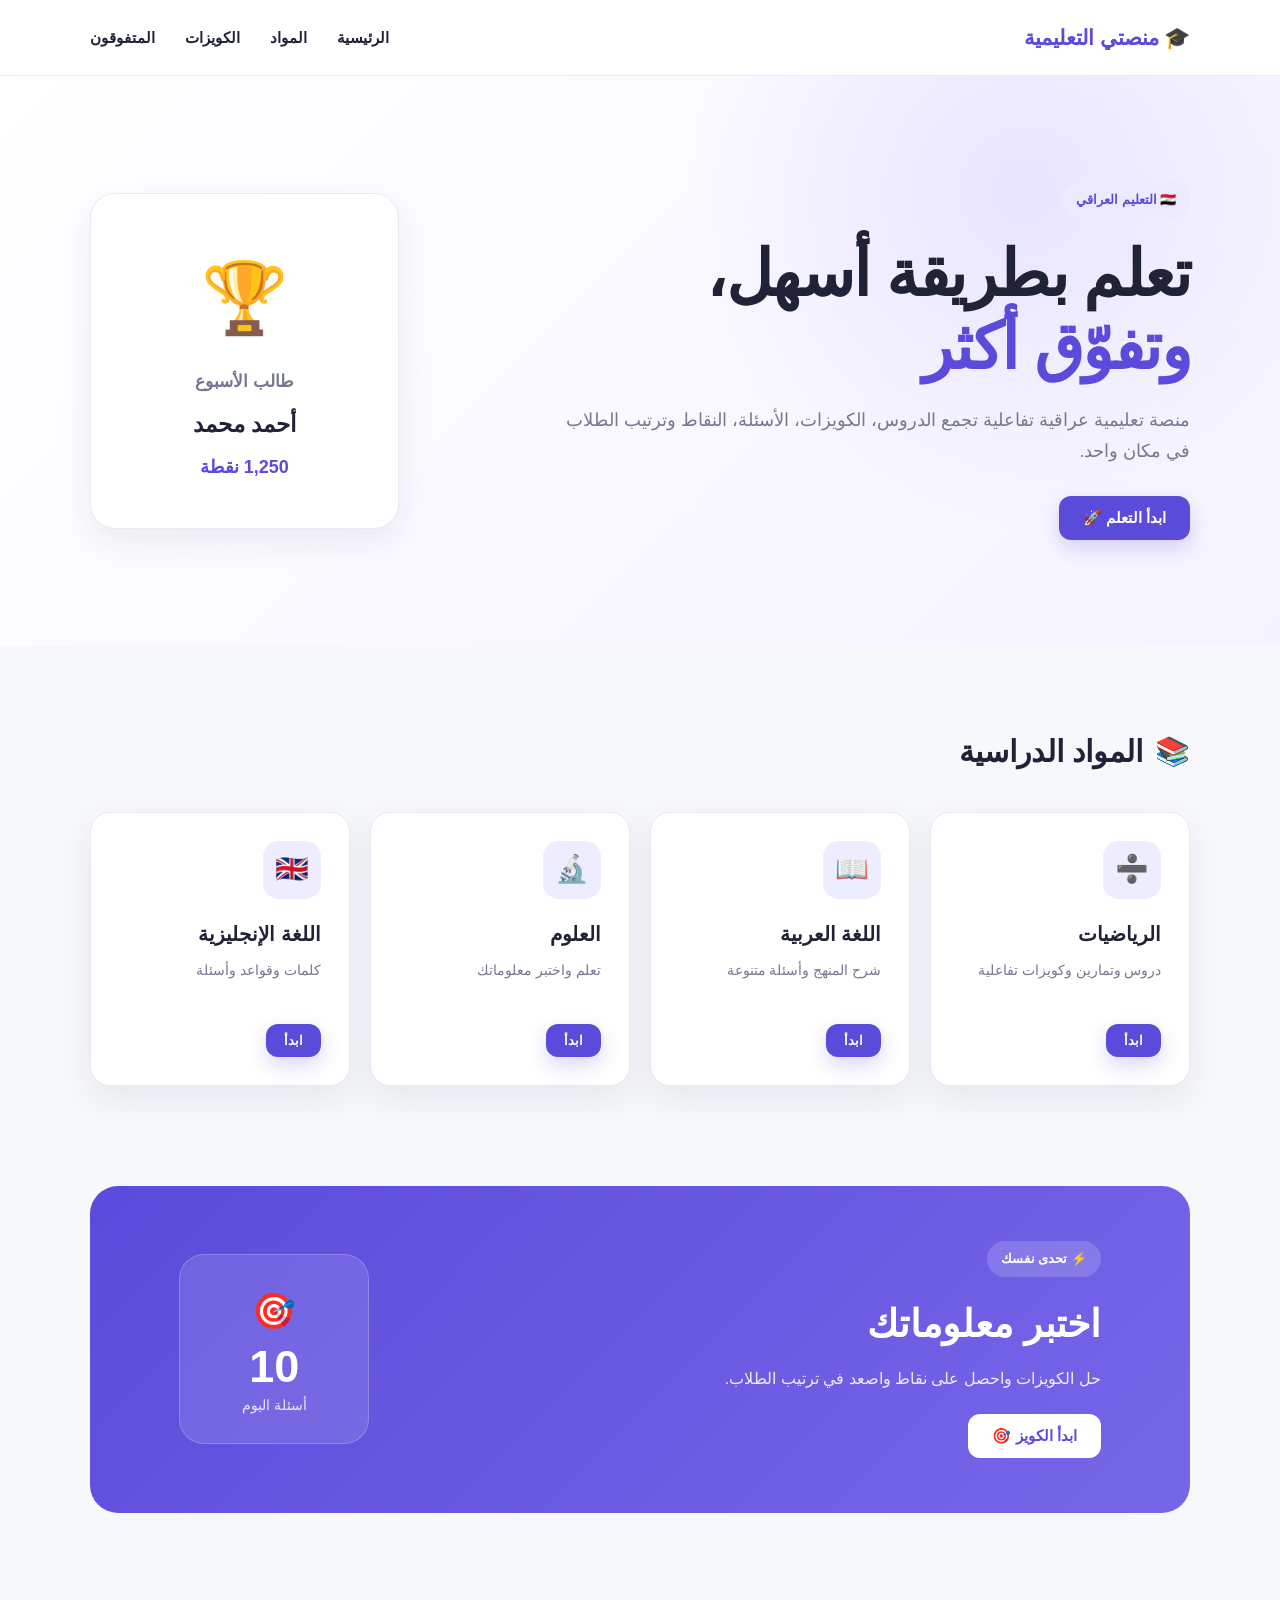
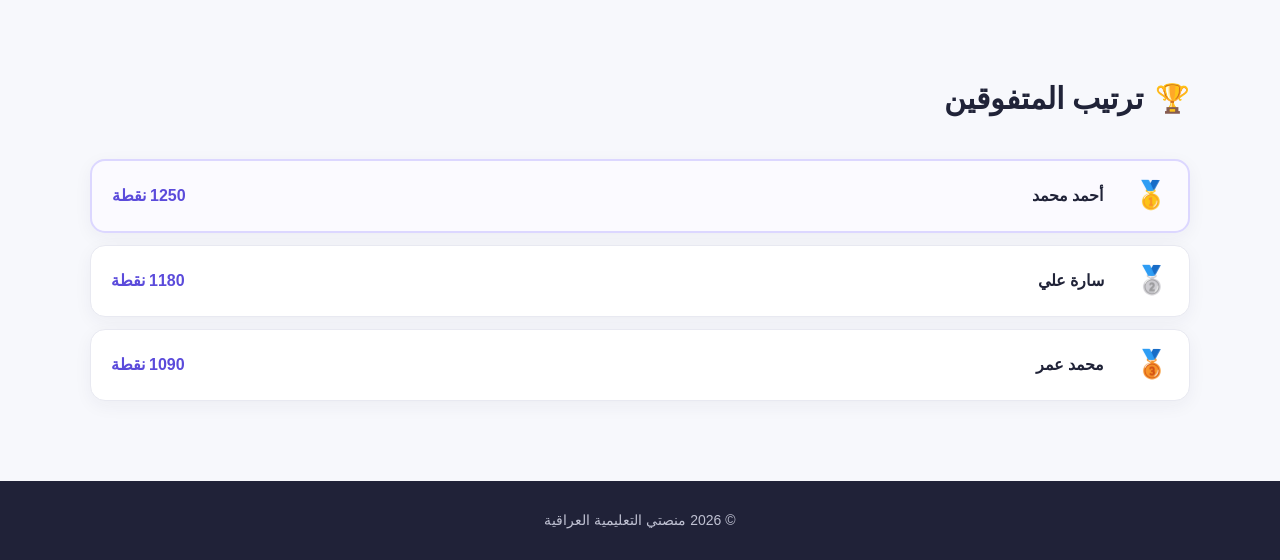
<file: index.html>
<!DOCTYPE html>
<html lang="ar" dir="rtl">
<head>
  <meta charset="UTF-8">
  <meta name="viewport" content="width=device-width, initial-scale=1.0">
  <title>منصتي التعليمية العراقية</title>
  <link rel="stylesheet" href="style.css">
</head>

<body>

<header>
  <div class="logo">🎓 منصتي التعليمية</div>

  <nav>
    <a href="#">الرئيسية</a>
    <a href="#subjects">المواد</a>
    <a href="#quiz">الكويزات</a>
    <a href="#ranking">المتفوقون</a>
  </nav>
</header>

<main>

<section class="hero">
  <div>
    <span class="badge">🇮🇶 التعليم العراقي</span>

    <h1>
      تعلم بطريقة أسهل،
      <span>وتفوّق أكثر</span>
    </h1>

    <p>
      منصة تعليمية عراقية تفاعلية تجمع الدروس،
      الكويزات، الأسئلة، النقاط وترتيب الطلاب في مكان واحد.
    </p>

    <button onclick="startLearning()">
      ابدأ التعلم 🚀
    </button>
  </div>

  <div class="hero-card">
    <div class="trophy">🏆</div>
    <h3>طالب الأسبوع</h3>
    <strong>أحمد محمد</strong>
    <p>1,250 نقطة</p>
  </div>
</section>

<section id="subjects" class="section">
  <div class="section-title">
    <span>📚</span>
    <h2>المواد الدراسية</h2>
  </div>

  <div class="cards">

    <div class="card">
      <div class="icon">➗</div>
      <h3>الرياضيات</h3>
      <p>دروس وتمارين وكويزات تفاعلية</p>
      <button onclick="openSubject('الرياضيات')">ابدأ</button>
    </div>

    <div class="card">
      <div class="icon">📖</div>
      <h3>اللغة العربية</h3>
      <p>شرح المنهج وأسئلة متنوعة</p>
      <button onclick="openSubject('اللغة العربية')">ابدأ</button>
    </div>

    <div class="card">
      <div class="icon">🔬</div>
      <h3>العلوم</h3>
      <p>تعلم واختبر معلوماتك</p>
      <button onclick="openSubject('العلوم')">ابدأ</button>
    </div>

    <div class="card">
      <div class="icon">🇬🇧</div>
      <h3>اللغة الإنجليزية</h3>
      <p>كلمات وقواعد وأسئلة</p>
      <button onclick="openSubject('اللغة الإنجليزية')">ابدأ</button>
    </div>

  </div>
</section>

<section id="quiz" class="quiz-section">
  <div>
    <span class="badge">⚡ تحدى نفسك</span>
    <h2>اختبر معلوماتك</h2>
    <p>
      حل الكويزات واحصل على نقاط واصعد في ترتيب الطلاب.
    </p>

    <button onclick="startQuiz()">ابدأ الكويز 🎯</button>
  </div>

  <div class="quiz-box">
    <div>🎯</div>
    <strong>10</strong>
    <span>أسئلة اليوم</span>
  </div>
</section>

<section id="ranking" class="section">
  <div class="section-title">
    <span>🏆</span>
    <h2>ترتيب المتفوقين</h2>
  </div>

  <div class="ranking">

    <div class="student first">
      <span>🥇</span>
      <strong>أحمد محمد</strong>
      <b>1250 نقطة</b>
    </div>

    <div class="student">
      <span>🥈</span>
      <strong>سارة علي</strong>
      <b>1180 نقطة</b>
    </div>

    <div class="student">
      <span>🥉</span>
      <strong>محمد عمر</strong>
      <b>1090 نقطة</b>
    </div>

  </div>
</section>

</main>

<footer>
  <p>© 2026 منصتي التعليمية العراقية</p>
</footer>

<script src="app.js"></script>

</body>
</html>
</file>
<file: style.css>
* {
  margin: 0;
  padding: 0;
  box-sizing: border-box;
}

:root {
  --primary: #5b4bdb;
  --primary-dark: #4435b8;
  --secondary: #8b7cf6;
  --text: #202338;
  --muted: #747891;
  --bg: #f7f8fc;
  --white: #ffffff;
  --border: #e8e9f1;
  --success: #27ae78;
  --shadow: 0 12px 35px rgba(37, 38, 70, 0.08);
}

html {
  scroll-behavior: smooth;
}

body {
  font-family: Arial, "Tahoma", sans-serif;
  background: var(--bg);
  color: var(--text);
  line-height: 1.7;
}

/* ================= HEADER ================= */

header {
  width: 100%;
  height: 76px;
  background: rgba(255, 255, 255, 0.96);
  border-bottom: 1px solid var(--border);
  display: flex;
  align-items: center;
  justify-content: space-between;
  padding: 0 7%;
  position: sticky;
  top: 0;
  z-index: 1000;
  backdrop-filter: blur(12px);
}

.logo {
  font-size: 21px;
  font-weight: 800;
  color: var(--primary);
  white-space: nowrap;
}

nav {
  display: flex;
  gap: 30px;
}

nav a {
  text-decoration: none;
  color: var(--text);
  font-size: 15px;
  font-weight: 600;
  transition: 0.25s;
}

nav a:hover {
  color: var(--primary);
}

/* ================= HERO ================= */

.hero {
  min-height: 570px;
  padding: 80px 7%;
  display: grid;
  grid-template-columns: 1.4fr 0.6fr;
  align-items: center;
  gap: 70px;
  background:
    radial-gradient(circle at 80% 20%, #e8e4ff 0, transparent 30%),
    linear-gradient(135deg, #ffffff 0%, #f5f3ff 100%);
}

.hero h1 {
  font-size: clamp(38px, 5vw, 66px);
  line-height: 1.15;
  max-width: 720px;
  margin: 20px 0;
  letter-spacing: -1.5px;
}

.hero h1 span {
  color: var(--primary);
  display: block;
}

.hero p {
  max-width: 650px;
  color: var(--muted);
  font-size: 18px;
  margin-bottom: 30px;
}

.badge {
  display: inline-flex;
  padding: 7px 14px;
  border-radius: 30px;
  background: #eceaff;
  color: var(--primary);
  font-size: 13px;
  font-weight: 700;
}

button {
  border: none;
  border-radius: 12px;
  padding: 13px 24px;
  background: var(--primary);
  color: white;
  font-size: 15px;
  font-weight: 700;
  cursor: pointer;
  transition: 0.25s;
  box-shadow: 0 8px 20px rgba(91, 75, 219, 0.22);
}

button:hover {
  background: var(--primary-dark);
  transform: translateY(-2px);
}

.hero-card {
  background: var(--white);
  padding: 45px 30px;
  border-radius: 25px;
  text-align: center;
  box-shadow: var(--shadow);
  border: 1px solid var(--border);
}

.trophy {
  font-size: 70px;
  margin-bottom: 10px;
}

.hero-card h3 {
  font-size: 17px;
  color: var(--muted);
}

.hero-card strong {
  display: block;
  font-size: 23px;
  margin: 8px 0;
}

.hero-card p {
  color: var(--primary);
  font-weight: 800;
  margin: auto;
}

/* ================= SECTIONS ================= */

.section {
  padding: 80px 7%;
  max-width: 1400px;
  margin: auto;
}

.section-title {
  display: flex;
  align-items: center;
  gap: 12px;
  margin-bottom: 35px;
}

.section-title span {
  font-size: 28px;
}

.section-title h2 {
  font-size: 30px;
}

/* ================= SUBJECT CARDS ================= */

.cards {
  display: grid;
  grid-template-columns: repeat(4, 1fr);
  gap: 20px;
}

.card {
  background: var(--white);
  border: 1px solid var(--border);
  border-radius: 20px;
  padding: 28px;
  min-height: 245px;
  box-shadow: var(--shadow);
  transition: 0.3s;
}

.card:hover {
  transform: translateY(-7px);
  box-shadow: 0 18px 40px rgba(37, 38, 70, 0.12);
}

.icon {
  width: 58px;
  height: 58px;
  display: flex;
  align-items: center;
  justify-content: center;
  border-radius: 16px;
  background: #eeecff;
  font-size: 27px;
  margin-bottom: 18px;
}

.card h3 {
  font-size: 20px;
  margin-bottom: 8px;
}

.card p {
  color: var(--muted);
  font-size: 14px;
  min-height: 50px;
  margin-bottom: 15px;
}

.card button {
  padding: 9px 18px;
  font-size: 13px;
}

/* ================= QUIZ ================= */

.quiz-section {
  margin: 20px 7% 80px;
  padding: 55px 7%;
  border-radius: 28px;
  background: linear-gradient(135deg, #5b4bdb, #7667e8);
  color: white;
  display: flex;
  justify-content: space-between;
  align-items: center;
  gap: 40px;
  overflow: hidden;
}

.quiz-section .badge {
  background: rgba(255,255,255,0.16);
  color: white;
}

.quiz-section h2 {
  font-size: 38px;
  margin: 15px 0 8px;
}

.quiz-section p {
  opacity: 0.88;
  margin-bottom: 22px;
}

.quiz-section button {
  background: white;
  color: var(--primary);
  box-shadow: none;
}

.quiz-box {
  min-width: 190px;
  height: 190px;
  background: rgba(255,255,255,0.12);
  border: 1px solid rgba(255,255,255,0.2);
  border-radius: 25px;
  display: flex;
  flex-direction: column;
  align-items: center;
  justify-content: center;
}

.quiz-box div {
  font-size: 35px;
}

.quiz-box strong {
  font-size: 45px;
  line-height: 1.2;
}

.quiz-box span {
  font-size: 14px;
  opacity: 0.85;
}

/* ================= RANKING ================= */

.ranking {
  display: flex;
  flex-direction: column;
  gap: 12px;
}

.student {
  background: white;
  border: 1px solid var(--border);
  border-radius: 15px;
  min-height: 65px;
  padding: 12px 20px;
  display: grid;
  grid-template-columns: 50px 1fr auto;
  align-items: center;
  gap: 15px;
  box-shadow: 0 5px 18px rgba(37, 38, 70, 0.05);
}

.student span {
  font-size: 27px;
}

.student b {
  color: var(--primary);
}

.student.first {
  border: 2px solid #dcd7ff;
  background: #fbfaff;
}

/* ================= FOOTER ================= */

footer {
  background: #202238;
  color: #bfc1d2;
  text-align: center;
  padding: 28px 20px;
  font-size: 14px;
}

/* ================= TABLET ================= */

@media (max-width: 1000px) {

  header {
    padding: 0 4%;
  }

  nav {
    gap: 15px;
  }

  .hero {
    padding: 65px 5%;
    grid-template-columns: 1fr;
    text-align: center;
  }

  .hero p {
    margin-left: auto;
    margin-right: auto;
  }

  .hero-card {
    max-width: 380px;
    width: 100%;
    margin: auto;
  }

  .cards {
    grid-template-columns: repeat(2, 1fr);
  }

  .quiz-section {
    margin-left: 5%;
    margin-right: 5%;
  }
}

/* ================= MOBILE ================= */

@media (max-width: 650px) {

  header {
    height: auto;
    min-height: 70px;
    padding: 14px 5%;
    flex-direction: column;
    gap: 10px;
  }

  .logo {
    font-size: 19px;
  }

  nav {
    width: 100%;
    justify-content: center;
    gap: 13px;
    flex-wrap: wrap;
  }

  nav a {
    font-size: 12px;
  }

  .hero {
    min-height: auto;
    padding: 55px 5% 65px;
    gap: 35px;
  }

  .hero h1 {
    font-size: 38px;
  }

  .hero p {
    font-size: 15px;
  }

  .hero-card {
    padding: 30px 20px;
  }

  .section {
    padding: 55px 5%;
  }

  .section-title h2 {
    font-size: 25px;
  }

  .cards {
    grid-template-columns: 1fr;
  }

  .card {
    min-height: auto;
  }

  .quiz-section {
    margin: 10px 5% 55px;
    padding: 40px 25px;
    flex-direction: column;
    text-align: center;
  }

  .quiz-section h2 {
    font-size: 30px;
  }

  .quiz-box {
    min-width: 160px;
    width: 160px;
    height: 160px;
  }

  .student {
    grid-template-columns: 38px 1fr;
    padding: 12px 15px;
  }

  .student b {
    grid-column: 2;
    font-size: 13px;
  }

  footer {
    padding: 24px 15px;
  }
}
</file>
